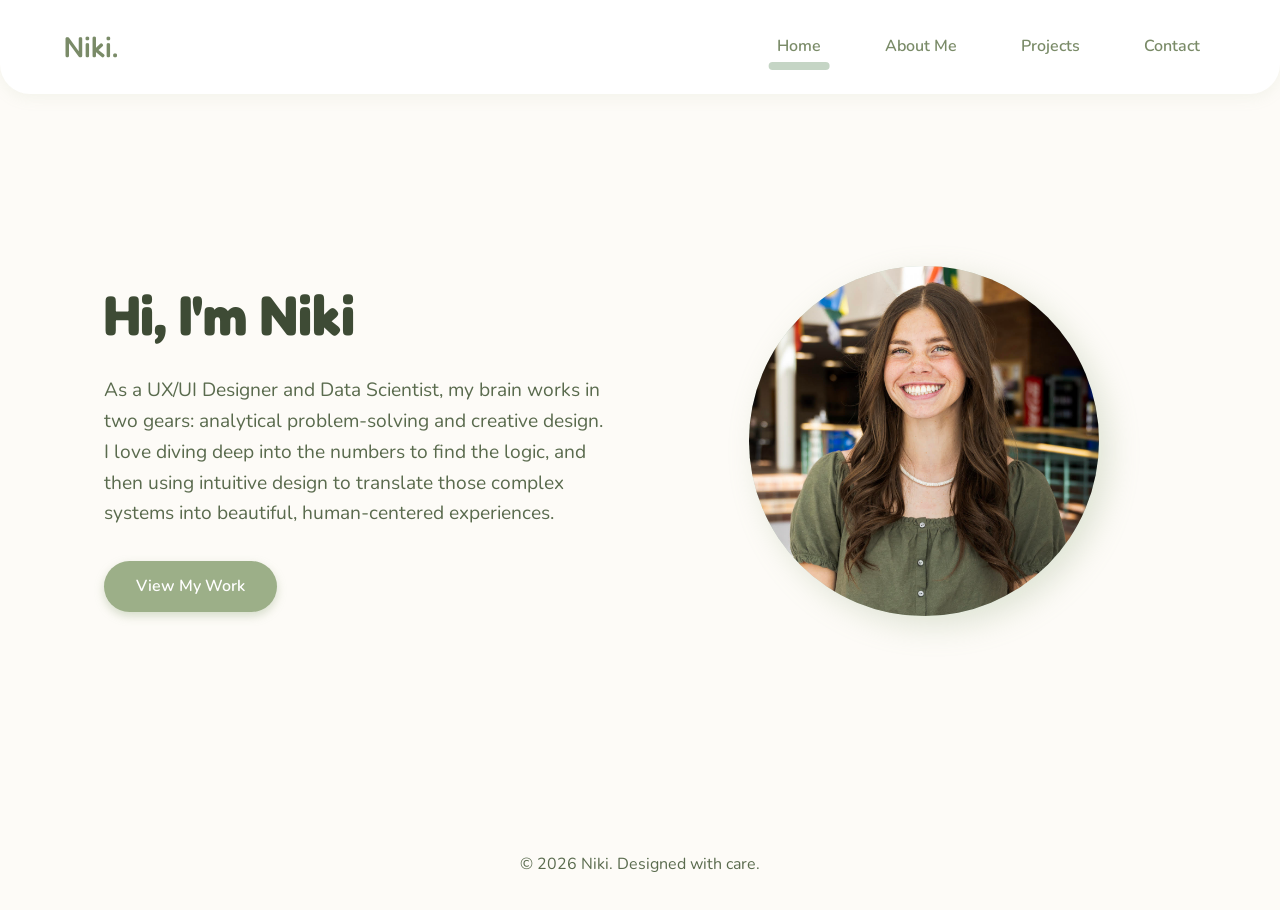
<file: index.html>
<!DOCTYPE html>
<html lang="en">
<head>
    <meta charset="UTF-8">
    <meta name="viewport" content="width=device-width, initial-scale=1.0">
    <title>Niki | Portfolio</title>
    <link rel="stylesheet" href="styles.css">
</head>
<body>

    <nav>
        <div class="logo">Niki.</div>
        
        <!-- The Hamburger Icon -->
        <div class="hamburger" id="hamburger">
            <span class="bar"></span>
            <span class="bar"></span>
            <span class="bar"></span>
        </div>

        <ul class="nav-links" id="nav-links">
            <li><a href="index.html" class="active">Home</a></li>
            <li><a href="about.html">About Me</a></li>
            <li><a href="projects.html">Projects</a></li>
            <li><a href="contact.html">Contact</a></li>
        </ul>
    </nav>

    

    <div class="container hero">
        <div class="hero-text">
            <h1>Hi, I'm Niki</h1>
            <p>As a UX/UI Designer and Data Scientist, my brain works in two gears: analytical problem-solving and creative design. I love diving deep into the numbers to find the logic, and then using intuitive design to translate those complex systems into beautiful, human-centered experiences.</p>
            <a href="projects.html" class="btn">View My Work</a>
        </div>
        <div class="hero-image">
            <div class="image-placeholder">
                <img src="headshot.jpg" alt="My Headshot">
                </div>
        </div>
    </div>

    <footer>
        <p>&copy; 2026 Niki. Designed with care.</p>
    </footer>

    <script>
        const hamburger = document.getElementById('hamburger');
        const navLinks = document.getElementById('nav-links');

        hamburger.addEventListener('click', () => {
            navLinks.classList.toggle('active');
            hamburger.classList.toggle('active');
        });
    </script>


</body>
</html>
</file>
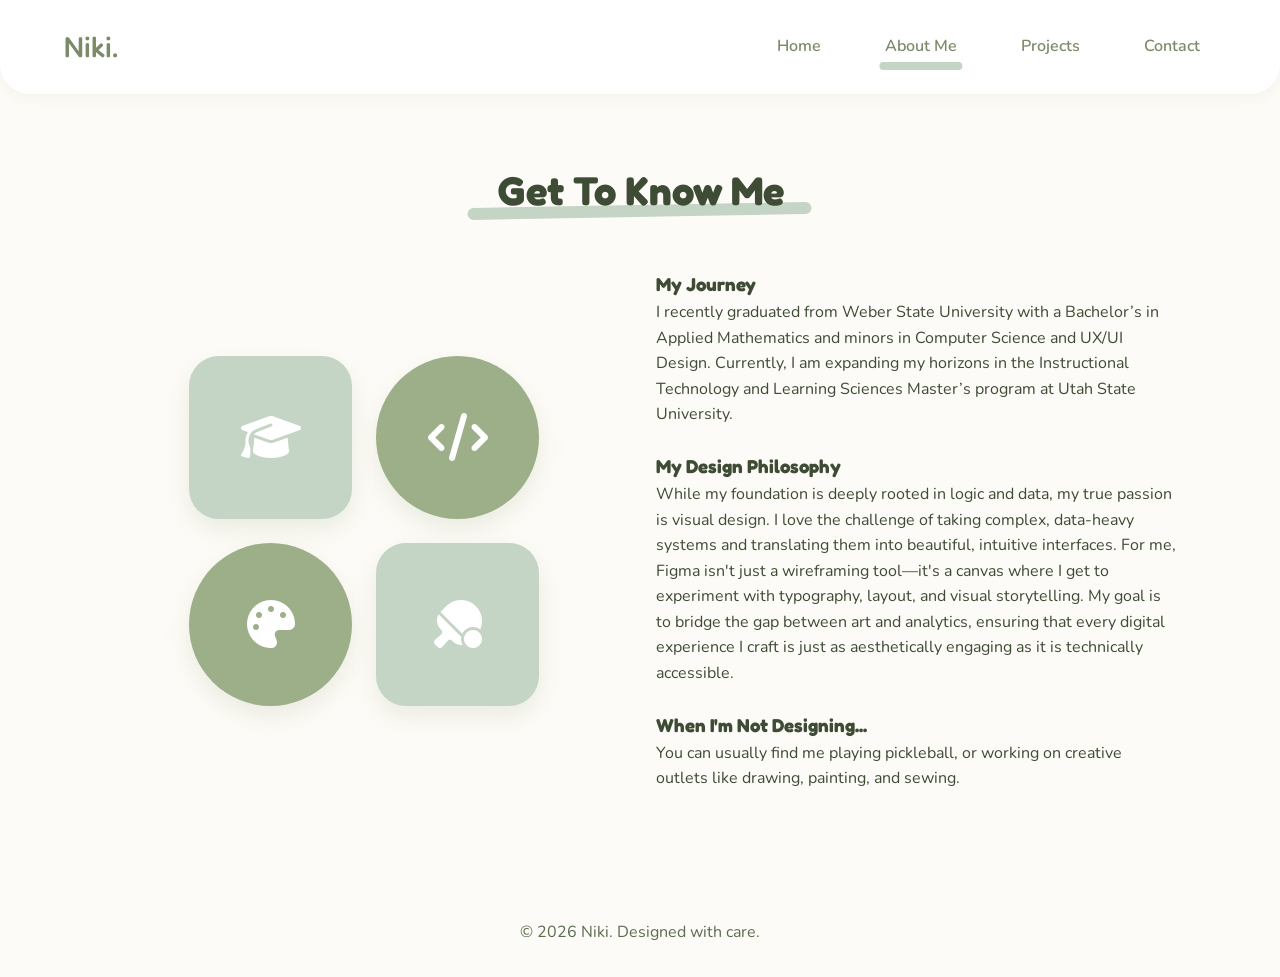
<file: about.html>
<!DOCTYPE html>
<html lang="en">
<head>
    <meta charset="UTF-8">
    <meta name="viewport" content="width=device-width, initial-scale=1.0">
    <title>About Me | Niki</title>
    <link rel="stylesheet" href="styles.css">
    <!-- Adds the Font Awesome Icon Library -->
    <link rel="stylesheet" href="https://cdnjs.cloudflare.com/ajax/libs/font-awesome/6.4.0/css/all.min.css">
</head>
<body>

    <nav>
        <div class="logo">Niki.</div>
        
        <!-- The Hamburger Icon -->
        <div class="hamburger" id="hamburger">
            <span class="bar"></span>
            <span class="bar"></span>
            <span class="bar"></span>
        </div>

        <ul class="nav-links" id="nav-links">
            <li><a href="index.html" >Home</a></li>
            <li><a href="about.html" class="active">About Me</a></li>
            <li><a href="projects.html" >Projects</a></li>
            <li><a href="contact.html" >Contact</a></li>
        </ul>
    </nav>

    <div class="container">
        <h2 class="section-title">Get To Know Me</h2>
        
        <div class="grid" style="align-items: center;">
            
            <!-- New Icon Mosaic Layout -->
            <div class="icon-mosaic">
                <!-- Education Icon -->
                <div class="icon-card shape-1">
                    <i class="fa-solid fa-graduation-cap"></i>
                </div>
                <!-- Coding/Tech Icon -->
                <div class="icon-card shape-2">
                    <i class="fa-solid fa-code"></i>
                </div>
                <!-- Art/Design Icon -->
                <div class="icon-card shape-3">
                    <i class="fa-solid fa-palette"></i>
                </div>
                <!-- Pickleball/Hobbies Icon -->
                <div class="icon-card shape-4">
                    <i class="fa-solid fa-table-tennis-paddle-ball"></i>
                </div>
            </div>
            
            <div class="about-content">
                <h3>My Journey</h3>
                <p style="margin-bottom: 1.5rem;">I recently graduated from Weber State University with a Bachelor’s in Applied Mathematics and minors in Computer Science and UX/UI Design. Currently, I am expanding my horizons in the Instructional Technology and Learning Sciences Master’s program at Utah State University.</p>
                <h3>My Design Philosophy</h3>
                <p style="margin-bottom: 1.5rem;"> While my foundation is deeply rooted in logic and data, my true passion is visual design. I love the challenge of taking complex, data-heavy systems and translating them into beautiful, intuitive interfaces. For me, Figma isn't just a wireframing tool—it's a canvas where I get to experiment with typography, layout, and visual storytelling. My goal is to bridge the gap between art and analytics, ensuring that every digital experience I craft is just as aesthetically engaging as it is technically accessible.</p>
                
                <h3>When I'm Not Designing...</h3>
                <p>You can usually find me playing pickleball, or working on creative outlets like drawing, painting, and sewing.</p>
            </div>
        </div>
    </div>

    <footer>
        <p>&copy; 2026 Niki. Designed with care.</p>
    </footer>

    <script>
        const hamburger = document.getElementById('hamburger');
        const navLinks = document.getElementById('nav-links');

        hamburger.addEventListener('click', () => {
            navLinks.classList.toggle('active');
            hamburger.classList.toggle('active');
        });
    </script>
    
</body>
</html>
</file>
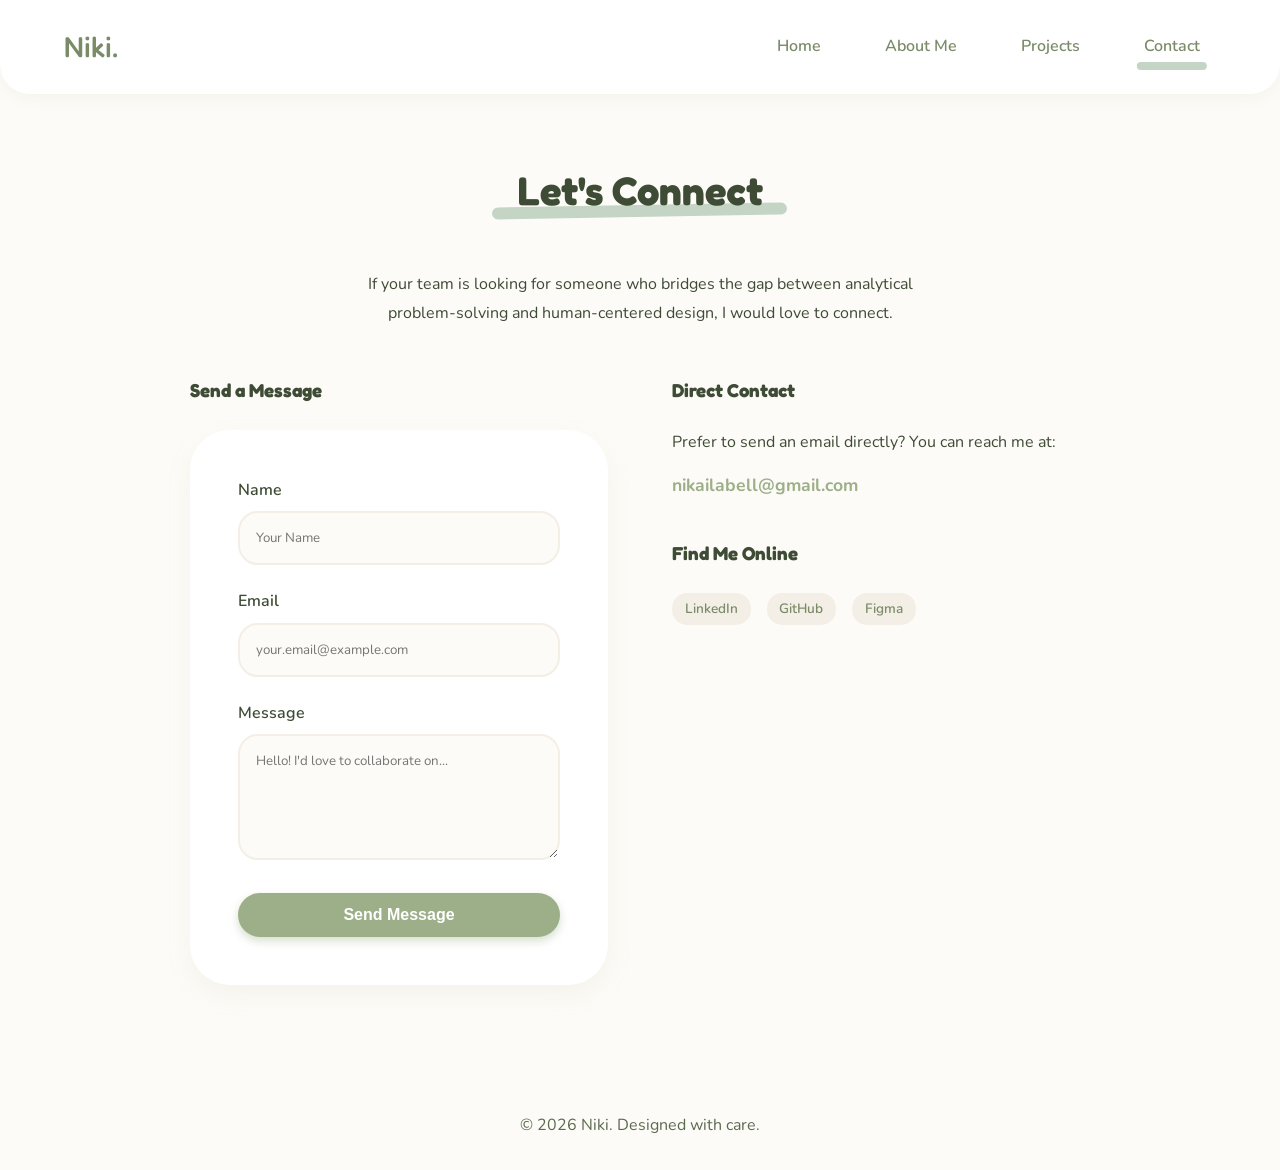
<file: contact.html>
<!DOCTYPE html>
<html lang="en">
<head>
    <meta charset="UTF-8">
    <meta name="viewport" content="width=device-width, initial-scale=1.0">
    <title>Contact | Niki</title>
    <link rel="stylesheet" href="styles.css">
</head>
<body>

   <nav>
        <div class="logo">Niki.</div>
        
        <!-- The Hamburger Icon -->
        <div class="hamburger" id="hamburger">
            <span class="bar"></span>
            <span class="bar"></span>
            <span class="bar"></span>
        </div>

        <ul class="nav-links" id="nav-links">
            <li><a href="index.html" >Home</a></li>
            <li><a href="about.html">About Me</a></li>
            <li><a href="projects.html" >Projects</a></li>
            <li><a href="contact.html" class="active">Contact</a></li>
        </ul>
    </nav>

    <div class="container">
        <h2 class="section-title">Let's Connect</h2>
        
        <p class="text-narrow" style="text-align: center; margin-bottom: 3rem;"> 
            If your team is looking for someone who bridges the gap between analytical problem-solving and human-centered design, I would love to connect.
        </p>

        <!-- New Layout: Side-by-Side Flexbox -->
        <div style="display: flex; flex-wrap: wrap; gap: 4rem; justify-content: space-between; max-width: 900px; margin: 0 auto;">
                     
                        <!-- Left Side: The Contact Form (Web3Forms Version) -->
            <div style="flex: 1; min-width: 300px;">
                <h3 style="margin-bottom: 1.5rem;">Send a Message</h3>
                
                <!-- The Web3Forms Action URL -->
                <form action="https://api.web3forms.com/submit" method="POST">
                    
                    <!-- REQUIRED: Your Web3Forms Access Key goes here -->
                    <input type="hidden" name="access_key" value="04eb7d70-6f02-4530-b747-4863e47e6051">
                    
                    <div class="input-group">
                        <label for="name">Name</label>
                        <input type="text" id="name" name="name" placeholder="Your Name" required>
                    </div>
                    
                    <div class="input-group">
                        <label for="email">Email</label>
                        <input type="email" id="email" name="email" placeholder="your.email@example.com" required>
                    </div>                                                                                                                                                                                                                                                                                                                                                                                                                                                                                                                                                                                                                                                                                                                                        
                    
                    <div class="input-group">
                        <label for="message">Message</label>
                        <textarea id="message" name="message" rows="5" placeholder="Hello! I'd love to collaborate on..." required></textarea>
                    </div>
                    
                    <button type="submit" class="btn" style="width: 100%; border: none; cursor: pointer; font-size: 1rem;">Send Message</button>
                </form>
            </div>

            <!-- Right Side: Direct Email & Links -->
            <div style="flex: 1; min-width: 300px; display: flex; flex-direction: column; justify-content: flex-start;">
                <h3 style="margin-bottom: 1.5rem;">Direct Contact</h3>
                
                <p style="margin-bottom: 1rem;">Prefer to send an email directly? You can reach me at:</p>
                <!-- Replace with your actual email address -->
                <a href="mailto:your.real.email@gmail.com" style="display: inline-block; font-size: 1.1rem; color: var(--sage-main); font-weight: bold; margin-bottom: 2.5rem; text-decoration: none;">
                    nikailabell@gmail.com
                </a>

                <h3 style="margin-bottom: 1.5rem;">Find Me Online</h3>
                <div style="display: flex; flex-wrap: wrap; gap: 1rem;">
                    <a href="https://www.linkedin.com/in/nikaila-bell/" class="tag" target="_blank" style="text-decoration: none;">LinkedIn</a>
                    <a href="https://github.com/NikailaBell" class="tag" target="_blank" style="text-decoration: none;">GitHub</a>
                    <a href="https://www.figma.com/files/team/1296929144654721937/user/1422610797900900249?fuid=1422610797900900249" class="tag" target="_blank" style="text-decoration: none;">Figma</a>
                </div>
            </div>

        </div>
    </div>

    <footer>
        <p>&copy; 2026 Niki. Designed with care.</p>
    </footer>

    <script>
        const hamburger = document.getElementById('hamburger');
        const navLinks = document.getElementById('nav-links');

        hamburger.addEventListener('click', () => {
            navLinks.classList.toggle('active');
            hamburger.classList.toggle('active');
        });
    </script>

</body>
</html>
</file>
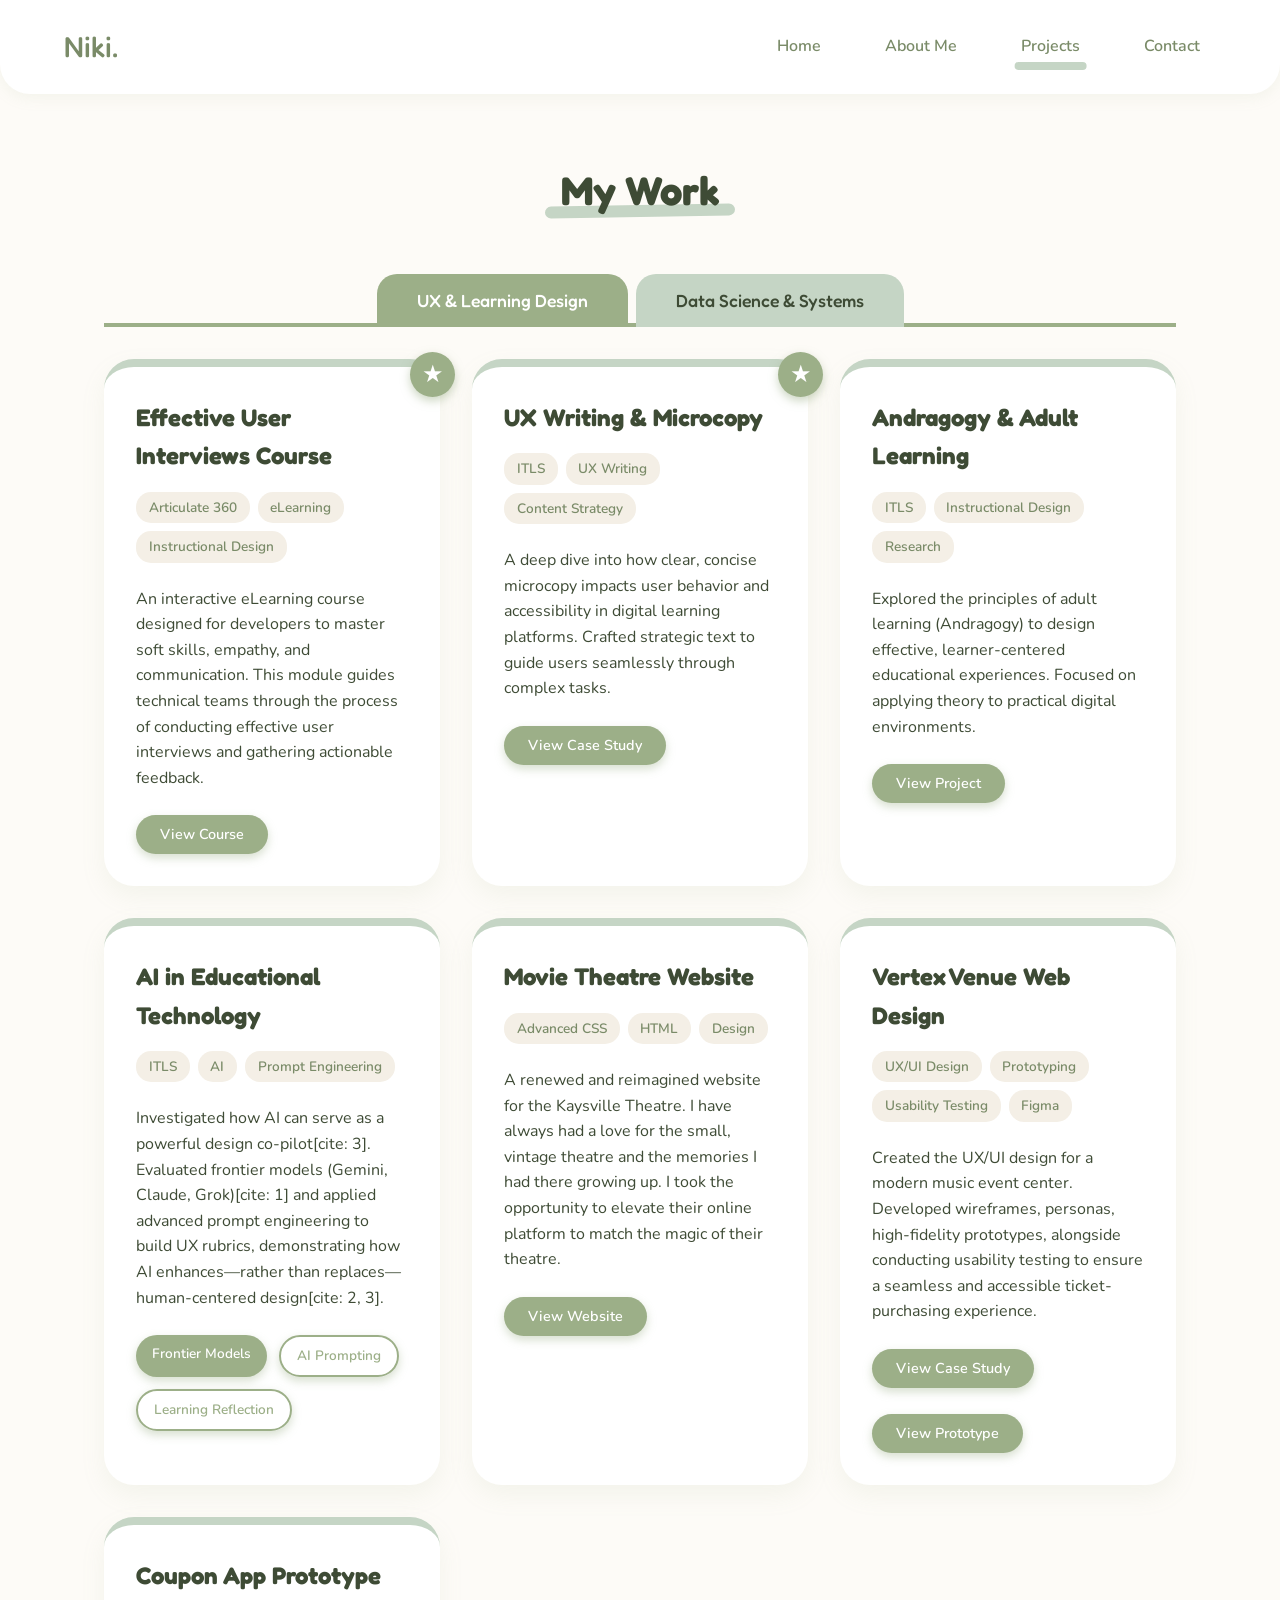
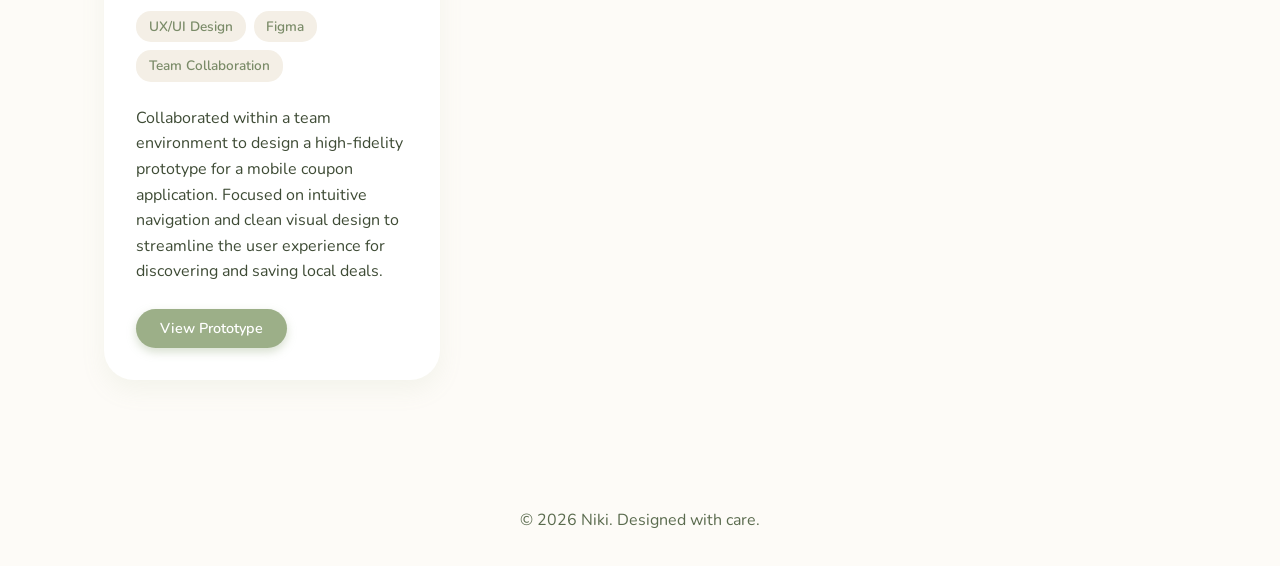
<file: projects.html>
<!DOCTYPE html>
<html lang="en">
<head>
    <meta charset="UTF-8">
    <meta name="viewport" content="width=device-width, initial-scale=1.0">
    <title>Projects | Niki</title>
    <link rel="stylesheet" href="styles.css">
</head>
<body>

   <nav>
        <div class="logo">Niki.</div>
        
        <!-- The Hamburger Icon -->
        <div class="hamburger" id="hamburger">
            <span class="bar"></span>
            <span class="bar"></span>
            <span class="bar"></span>
        </div>

        <ul class="nav-links" id="nav-links">
            <li><a href="index.html" >Home</a></li>
            <li><a href="about.html">About Me</a></li>
            <li><a href="projects.html" class="active">Projects</a></li>
            <li><a href="contact.html">Contact</a></li>
        </ul>
    </nav>

    <div class="container">
        <h2 class="section-title">My Work</h2>
    
        <!-- 📁 THE TAB BUTTONS -->
        <div class="tab-container">
            <!-- Notice the 'active' class on the first button so it opens by default -->
            <button class="tab-btn active" onclick="openTab(event, 'design-tab')">UX & Learning Design</button>
            <button class="tab-btn" onclick="openTab(event, 'analytics-tab')">Data Science & Systems</button>
        </div>

        <!-- ========================================= -->
        <!-- TAB 1: DESIGN & ITLS                      -->
        <!-- ========================================= -->
        <div id="design-tab" class="grid tab-content active-tab">


<!-- NEW: Articulate 360 eLearning Course -->
            <div class="card" style="position: relative;">
                
                <!-- The Floating Star Badge -->
                <div style="position: absolute; top: -15px; right: -15px; background-color: var(--sage-main); color: white; width: 45px; height: 45px; border-radius: 50%; display: flex; align-items: center; justify-content: center; font-size: 1.5rem; box-shadow: 0 4px 10px rgba(156, 175, 136, 0.5);" title="Featured Project">
                    ★
                </div>

                <h3>Effective User Interviews Course</h3>
                <div class="tag-container">
                    <span class="tag">Articulate 360</span>
                    <span class="tag">eLearning</span>
                    <span class="tag">Instructional Design</span>
                </div>
                <p style="margin-bottom: 1.5rem;">An interactive eLearning course designed for developers to master soft skills, empathy, and communication. This module guides technical teams through the process of conducting effective user interviews and gathering actionable feedback.</p>
                
                <!-- Direct link to your Articulate 360 module -->
                <a href="https://share.articulate.com/h3sBdL1Uwsn8hAOsR1Njq" target="_blank" class="btn" style="padding: 0.5rem 1.5rem; font-size: 0.9rem;">View Course</a>
            </div>

             <!-- NEW: ITLS UX Writing Project -->
            <!-- Note: I added position: relative to the card so the star knows where to attach itself -->
            <div class="card" style="position: relative;">
                
                <!-- The Floating Star Badge -->
                <div style="position: absolute; top: -15px; right: -15px; background-color: var(--sage-main); color: white; width: 45px; height: 45px; border-radius: 50%; display: flex; align-items: center; justify-content: center; font-size: 1.5rem; box-shadow: 0 4px 10px rgba(156, 175, 136, 0.5);" title="Featured Project">
                    ★
                </div>

                <h3>UX Writing & Microcopy</h3>
                <div class="tag-container">
                    <span class="tag">ITLS</span>
                    <span class="tag">UX Writing</span>
                    <span class="tag">Content Strategy</span>
                </div>
                <p style="margin-bottom: 1.5rem;">A deep dive into how clear, concise microcopy impacts user behavior and accessibility in digital learning platforms. Crafted strategic text to guide users seamlessly through complex tasks.</p>
                
                <!-- Points to your new dedicated case study page -->
                <a href="ux-writing.html" class="btn" style="padding: 0.5rem 1.5rem; font-size: 0.9rem;">View Case Study</a>
            </div>

            <!-- NEW: ITLS Andragogy Project -->
            <div class="card">
                <h3>Andragogy & Adult Learning</h3>
                <div class="tag-container">
                    <span class="tag">ITLS</span>
                    <span class="tag">Instructional Design</span>
                    <span class="tag">Research</span>
                </div>
                <p style="margin-bottom: 1.5rem;">Explored the principles of adult learning (Andragogy) to design effective, learner-centered educational experiences. Focused on applying theory to practical digital environments.</p>
                <a href="AL_learningAnalysis_and_BluePrint.pdf" target="_blank" class="btn" style="padding: 0.5rem 1.5rem; font-size: 0.9rem;">View Project</a>
            </div>

           <!-- NEW: ITLS AI Project -->
            <div class="card">
                <h3>AI in Educational Technology</h3>
                <div class="tag-container">
                    <span class="tag">ITLS</span>
                    <span class="tag">AI</span>
                    <span class="tag">Prompt Engineering</span>
                </div>
                <p style="margin-bottom: 1.5rem;">Investigated how AI can serve as a powerful design co-pilot[cite: 3]. Evaluated frontier models (Gemini, Claude, Grok)[cite: 1] and applied advanced prompt engineering to build UX rubrics, demonstrating how AI enhances—rather than replaces—human-centered design[cite: 2, 3].</p>
                
                <!-- Side-by-side buttons for the 3 AI Documents -->
                <div style="display: flex; gap: 0.75rem; flex-wrap: wrap;">
                    <!-- Primary Button -->
                    <a href="module3FrontierModels.pdf" target="_blank" class="btn" style="padding: 0.5rem 1rem; font-size: 0.85rem;">Frontier Models</a>
                    
                    <!-- Secondary Outline Buttons -->
                    <a href="AIPrompting_Bell.pdf" target="_blank" class="btn" style="padding: 0.5rem 1rem; font-size: 0.85rem; background-color: transparent; border: 2px solid var(--sage-main); color: var(--sage-main);">AI Prompting</a>
                    
                    <a href="AI_Learning_Experience_Reflection.pdf" target="_blank" class="btn" style="padding: 0.5rem 1rem; font-size: 0.85rem; background-color: transparent; border: 2px solid var(--sage-main); color: var(--sage-main);">Learning Reflection</a>
                </div>
            </div>

           

             <div class="card">
                <h3>Movie Theatre Website</h3>
                <div class="tag-container">
                    <span class="tag">Advanced CSS</span>
                    <span class="tag">HTML</span>
                    <span class="tag">Design</span>
                </div>
                <p style="margin-bottom: 1.5rem;">A renewed and reimagined website for the Kaysville Theatre. I have always had a love for the small, vintage theatre and the memories I had there growing up. I took the opportunity to elevate their online platform to match the magic of their theatre.</p>
                <a href="https://kaysvilletheatre.netlify.app/" target="_blank" class="btn" style="padding: 0.5rem 1.5rem; font-size: 0.9rem;">View Website</a>
            </div>

            <div class="card">
                <h3>Vertex Venue Web Design</h3>
                <div class="tag-container">
                    <span class="tag">UX/UI Design</span>
                    <span class="tag">Prototyping</span>
                    <span class="tag">Usability Testing</span>
                    <span class="tag">Figma</span>
                </div>
                <p style="margin-bottom: 1.5rem;">Created the UX/UI design for a modern music event center. Developed wireframes, personas, high-fidelity prototypes, alongside conducting usability testing to ensure a seamless and accessible ticket-purchasing experience.</p>
                <a href="Case Study-NikiBell .pdf" target="_blank" class="btn" style="padding: 0.5rem 1.5rem; font-size: 0.9rem;">View Case Study</a>
                <br></br>
                <a href="https://www.figma.com/design/Cn6DYO0YyEYVOEgFKWnmAF/VertexVenueFinalPrototype?node-id=0-1&p=f&t=OUOrGoqrZ3cwHQ1C-0" target="_blank" class="btn" style="padding: 0.5rem 1.5rem; font-size: 0.9rem;">View Prototype</a>
            </div>

            <div class="card">
                <h3>Coupon App Prototype</h3>
                <div class="tag-container">
                    <span class="tag">UX/UI Design</span>
                    <span class="tag">Figma</span>
                    <span class="tag">Team Collaboration</span>
                  </div>
                  <p style="margin-bottom: 1.5rem;">Collaborated within a team environment to design a high-fidelity prototype for a mobile coupon application. Focused on intuitive navigation and clean visual design to streamline the user experience for discovering and saving local deals.</p>
                  <a href="https://www.figma.com/design/PJMsGjzNuGdAlgtyBlfGNb/High-Fidelity-Prototype--Copy-?node-id=0-1&p=f&t=IHseHVNNt6QBkHF6-0" target="_blank" class="btn" style="padding: 0.5rem 1.5rem; font-size: 0.9rem;">View Prototype</a>
               </div>
        </div>


        <!-- ========================================= -->
        <!-- TAB 2: ANALYTICS & MATH                   -->
        <!-- ========================================= -->
        <div id="analytics-tab" class="grid tab-content">
            
            <div class="card">
                <h3>Maternal Health Predictive Model</h3>
                <div class="tag-container">
                    <span class="tag">Data Science</span>
                    <span class="tag">Python</span>
                    <span class="tag">Machine Learning</span>
                </div>
                <p style="margin-bottom: 1.5rem;">Developed a classification model utilizing logistic regression and random forests to assess maternal health risks based on physiological data.</p>
                <a href="https://github.com/madeleinepanter/Final-Project/blob/main/MATH4650_SP_2026_FP1_G02_PANTER.ipynb" target="_blank" class="btn" style="padding: 0.5rem 1.5rem; font-size: 0.9rem;">View GitHub</a>
            </div>

            <div class="card">
                <h3>Climate Change Case Study</h3>
                <div class="tag-container">
                    <span class="tag">Research & Analysis</span>
                    <span class="tag">Team Leadership</span>
                    <span class="tag">Project Management</span>
                   </div>
                   <p style="margin-bottom: 1.5rem;">Directed a comprehensive climate change case study during undergraduate studies. Organically stepped into the role of team lead to streamline the workflow, fostering a collaborative environment that motivated the group to deliver impactful, cohesive research.</p>
                   <a href="https://github.com/NikailaBell/Cpp-project/blob/main/ClimateChange-GroupCaseStudy.ipynb" class="btn" target="_blank" style="padding: 0.5rem 1.5rem; font-size: 0.9rem;">View Case Study</a>
              </div>

              <div class="card">
                <h3>Music Venue Software Delivery Plan</h3>
                <div class="tag-container">
                    <span class="tag">DevOps</span>
                    <span class="tag">Pipeline Design</span>
                </div>
                <p style="margin-bottom: 1.5rem;">A complete DevOps delivery system project focusing on intricate pipeline design and environment separation for a modern venue platform. Building off the Vertex Venue website creation, a DevOps software delivery plan sets the way in which new features and updates are safely, quickly, and automatically delivered to the live site without disrupting the user experience. </p>
                <a href="VertexVenueProject.pdf" target="_blank" class="btn" style="padding: 0.5rem 1.5rem; font-size: 0.9rem;">View Case Study</a>
            </div>

        </div>

    </div>

    <footer>
        <p>&copy; 2026 Niki. Designed with care.</p>
    </footer>
    
    <script>
        // 1. Existing Mobile Menu Script
        const hamburger = document.getElementById('hamburger');
        const navLinks = document.getElementById('nav-links');

        hamburger.addEventListener('click', () => {
            navLinks.classList.toggle('active');
            hamburger.classList.toggle('active');
        });

        // 2. NEW: Tab Switching Script
        function openTab(evt, tabName) {
            // Hide all elements with class="tab-content"
            const tabContents = document.querySelectorAll('.tab-content');
            tabContents.forEach(tab => {
                tab.classList.remove('active-tab');
            });

            // Get all buttons and remove the "active" class
            const tabBtns = document.querySelectorAll('.tab-btn');
            tabBtns.forEach(btn => {
                btn.classList.remove('active');
            });

            // Show the clicked tab and highlight the clicked button
            document.getElementById(tabName).classList.add('active-tab');
            evt.currentTarget.classList.add('active');
        }
    </script>

</body>
</html>
</file>
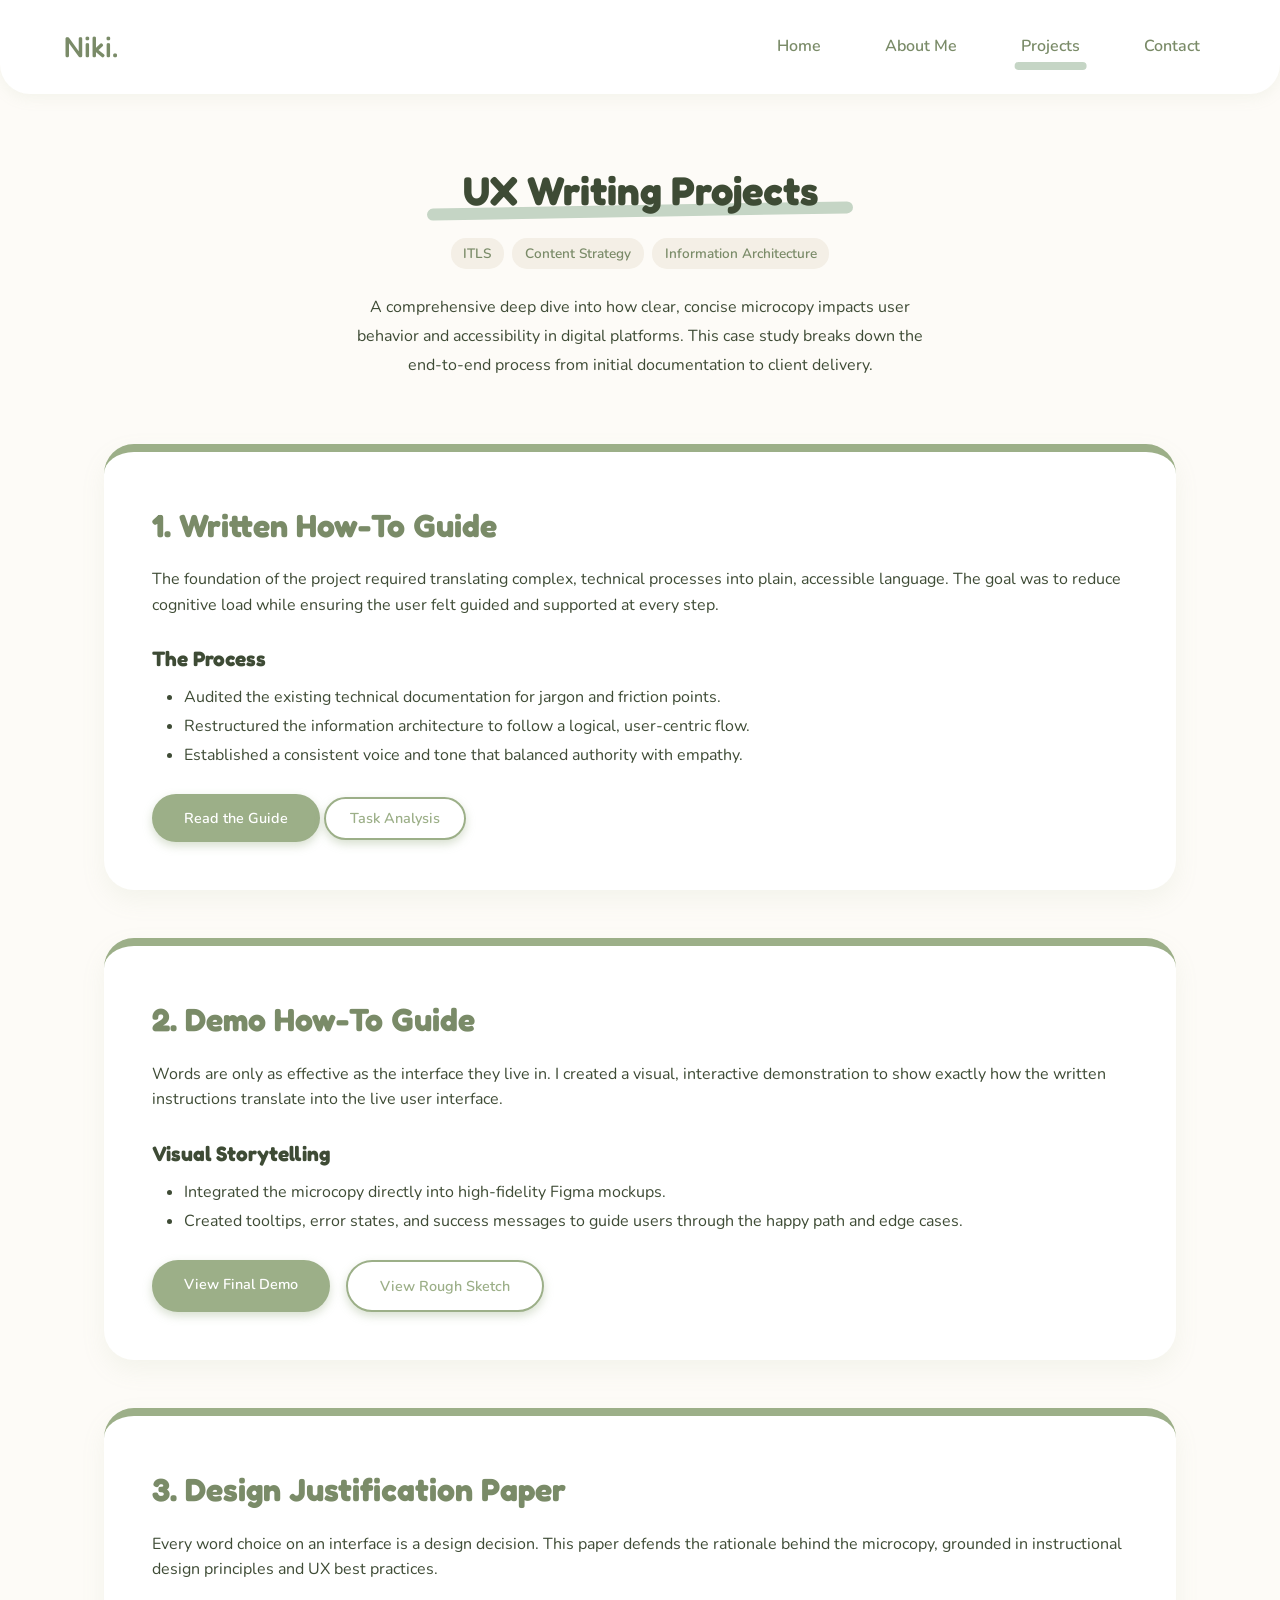
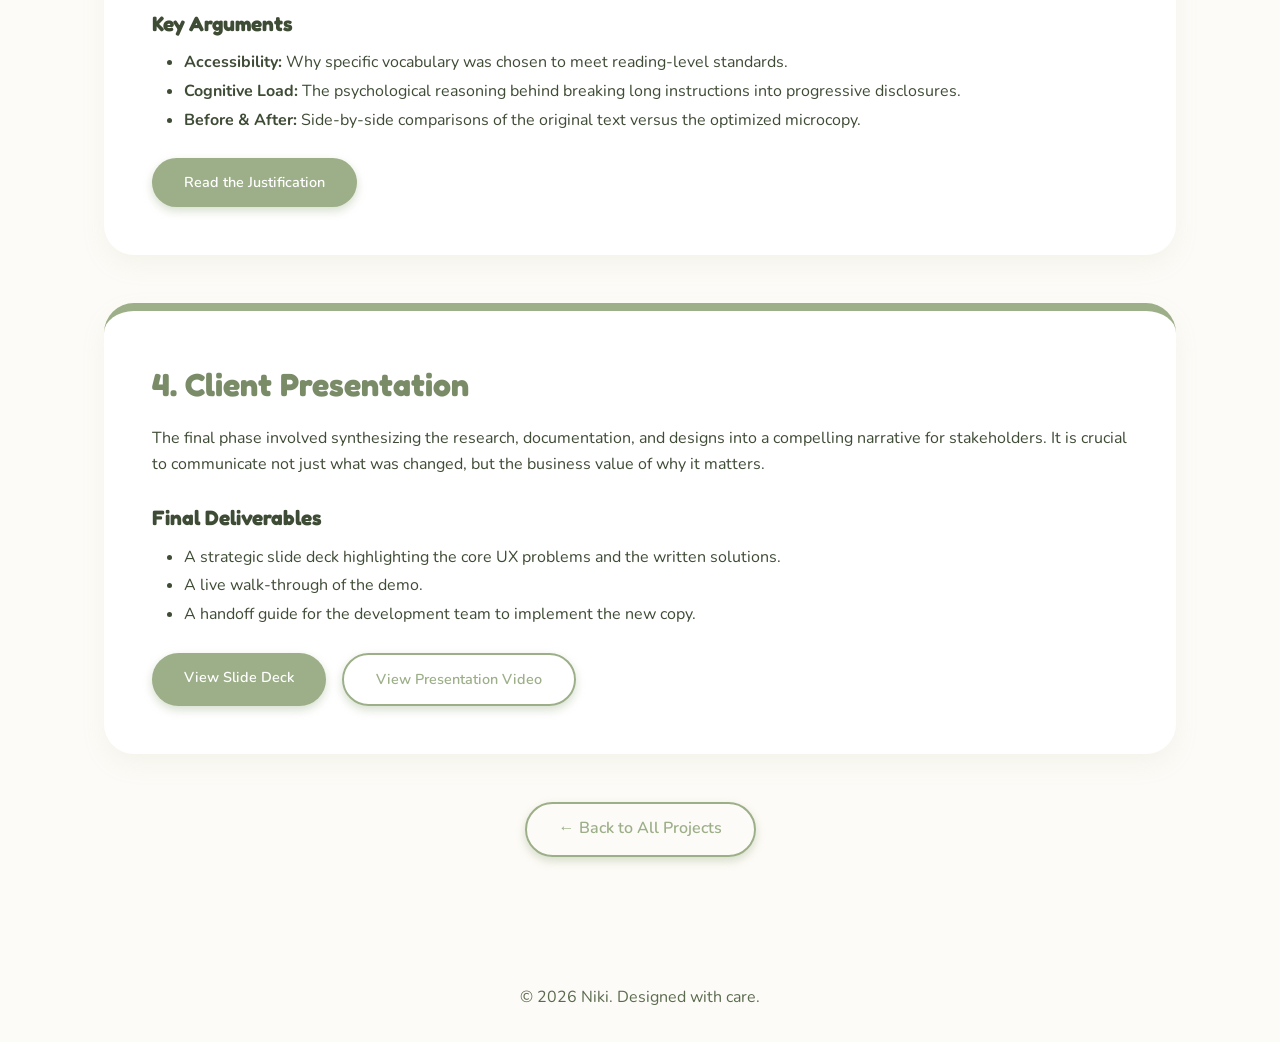
<file: ux-writing.html>
<!DOCTYPE html>
<html lang="en">
<head>
    <meta charset="UTF-8">
    <meta name="viewport" content="width=device-width, initial-scale=1.0">
    <title>UX Writing Case Study | Niki</title>
    <link rel="stylesheet" href="styles.css">
    
    <!-- Add this tiny style block just for the case study layout -->
    <style>
        .case-study-section {
            background: white;
            padding: 3rem;
            border-radius: 30px;
            box-shadow: 0 10px 25px rgba(156, 175, 136, 0.1);
            margin-bottom: 3rem;
            border-top: 8px solid var(--sage-main);
        }
        .case-study-section h3 {
            font-size: 2rem;
            margin-bottom: 1rem;
            color: var(--sage-dark);
        }
        .case-study-section h4 {
            font-size: 1.3rem;
            margin-bottom: 0.5rem;
            margin-top: 1.5rem;
        }
        @media (max-width: 768px) {
            .case-study-section {
                padding: 2rem 1.5rem;
            }
        }
    </style>
</head>
<body>

    <nav>
        <div class="logo">Niki.</div>
        
        <!-- The Hamburger Icon -->
        <div class="hamburger" id="hamburger">
            <span class="bar"></span>
            <span class="bar"></span>
            <span class="bar"></span>
        </div>

        <ul class="nav-links" id="nav-links">
            <li><a href="index.html">Home</a></li>
            <li><a href="about.html">About Me</a></li>
            <li><a href="projects.html" class="active">Projects</a></li>
            <li><a href="contact.html">Contact</a></li>
        </ul>
    </nav>

    <div class="container">
        
        <!-- Case Study Header -->
        <div style="text-align: center; margin-bottom: 4rem;">
            <h2 class="section-title" style="margin-bottom: 1rem; left: auto; transform: none;">UX Writing Projects</h2>
            <div class="tag-container" style="justify-content: center; margin-bottom: 1.5rem;">
                <span class="tag">ITLS</span>
                <span class="tag">Content Strategy</span>
                <span class="tag">Information Architecture</span>
            </div>
            <p class="text-narrow">A comprehensive deep dive into how clear, concise microcopy impacts user behavior and accessibility in digital platforms. This case study breaks down the end-to-end process from initial documentation to client delivery.</p>
        </div>

        <!-- Section 1: Written How-To -->
        <div class="case-study-section">
            <h3>1. Written How-To Guide</h3>
            <p>The foundation of the project required translating complex, technical processes into plain, accessible language. The goal was to reduce cognitive load while ensuring the user felt guided and supported at every step.</p>
            
            <h4>The Process</h4>
            <ul style="margin-left: 2rem; margin-bottom: 1.5rem; line-height: 1.8;">
                <li>Audited the existing technical documentation for jargon and friction points.</li>
                <li>Restructured the information architecture to follow a logical, user-centric flow.</li>
                <li>Established a consistent voice and tone that balanced authority with empathy.</li>
            </ul>
            <a href="Bell_Project1_WrittenHowTo.pdf" class="btn" target="blank" style="font-size: 0.9rem;">Read the Guide</a>
                    <a href="Bell_Project1_Assignment2.pdf" target="_blank" class="btn" style="padding: 0.5rem 1.5rem; font-size: 0.9rem; background-color: transparent; border: 2px solid var(--sage-main); color: var(--sage-main);">Task Analysis</a>
        </div>

        <!-- Section 2: Demo How-To -->
<div class="case-study-section">
    <h3>2. Demo How-To Guide</h3>
    <p>Words are only as effective as the interface they live in. I created a visual, interactive demonstration to show exactly how the written instructions translate into the live user interface.</p>
    
    <h4>Visual Storytelling</h4>
    <ul style="margin-left: 2rem; margin-bottom: 1.5rem; line-height: 1.8;">
        <li>Integrated the microcopy directly into high-fidelity Figma mockups.</li>
        <li>Created tooltips, error states, and success messages to guide users through the happy path and edge cases.</li>
    </ul>

    <!-- Side-by-side buttons for the final demo and the rough sketch -->
    <div style="display: flex; gap: 1rem; flex-wrap: wrap;">
        <a href="https://youtu.be/XYPI_41VKTY?is=t2WF7B8Y5uxK9SAg" target="blank" class="btn" style="font-size: 0.9rem;">View Final Demo</a>
        <a href="How-To_VidRoughSketch _P1_A3.pdf" target="blank" class="btn" style="font-size: 0.9rem; background-color: transparent; border: 2px solid var(--sage-main); color: var(--sage-main);">View Rough Sketch</a>
    </div>
</div>

        <!-- Section 3: Design Justification -->
        <div class="case-study-section">
            <h3>3. Design Justification Paper</h3>
            <p>Every word choice on an interface is a design decision. This paper defends the rationale behind the microcopy, grounded in instructional design principles and UX best practices.</p>
            
            <h4>Key Arguments</h4>
            <ul style="margin-left: 2rem; margin-bottom: 1.5rem; line-height: 1.8;">
                <li><strong>Accessibility:</strong> Why specific vocabulary was chosen to meet reading-level standards.</li>
                <li><strong>Cognitive Load:</strong> The psychological reasoning behind breaking long instructions into progressive disclosures.</li>
                <li><strong>Before & After:</strong> Side-by-side comparisons of the original text versus the optimized microcopy.</li>
            </ul>
            <a href="BellProject3_Assignment3FINALpaper.pdf" class="btn" target="_blank" style="font-size: 0.9rem;">Read the Justification</a>
        </div>

        <!-- Section 4: Client Presentation -->
        <div class="case-study-section">
            <h3>4. Client Presentation</h3>
            <p>The final phase involved synthesizing the research, documentation, and designs into a compelling narrative for stakeholders. It is crucial to communicate not just what was changed, but the business value of why it matters.</p>
            
            <h4>Final Deliverables</h4>
            <ul style="margin-left: 2rem; margin-bottom: 1.5rem; line-height: 1.8;">
                <li>A strategic slide deck highlighting the core UX problems and the written solutions.</li>
                <li>A live walk-through of the demo.</li>
                <li>A handoff guide for the development team to implement the new copy.</li>
            </ul>
            
            <!-- Side-by-side buttons for the slides and the video -->
            <div style="display: flex; gap: 1rem; flex-wrap: wrap;">
                <a href="Alta Design Justification Presentation (4).pdf" target="_blank" class="btn" style="font-size: 0.9rem;">View Slide Deck</a>
                <!-- Secondary outline button for the video -->
                <a href="Bell_Project4_Assignment4_FInalVideoPresentaiton.mp4" target="_blank" class="btn" style="font-size: 0.9rem; background-color: transparent; border: 2px solid var(--sage-main); color: var(--sage-main);">View Presentation Video</a>
            </div>
        </div>

        <!-- Back to Projects Button -->
        <div style="text-align: center; margin-top: 2rem;">
            <a href="projects.html" class="btn" style="background-color: transparent; border: 2px solid var(--sage-main); color: var(--sage-main);">← Back to All Projects</a>
        </div>

    </div>

    <footer>
        <p>&copy; 2026 Niki. Designed with care.</p>
    </footer>

    <script>
        const hamburger = document.getElementById('hamburger');
        const navLinks = document.getElementById('nav-links');

        hamburger.addEventListener('click', () => {
            navLinks.classList.toggle('active');
            hamburger.classList.toggle('active');
        });
    </script>
</body>
</html>
</file>
<file: styles.css>
/* Google Fonts Import */
@import url('https://fonts.googleapis.com/css2?family=Fredoka:wght@400;500&family=Nunito:wght@400;600;700&display=swap');

/* CSS Variables for our Sage Green & Cream Theme */
:root {
    --cream: #FDFBF7;
    --cream-darker: #F4EFE6;
    --sage-light: #C5D5C5;
    --sage-main: #9CAF88;
    --sage-dark: #7A8B68;
    --text-dark: #3E4B35;
    --text-light: #5A6B4E;
}

/* Global Styles */
* {
    margin: 0;
    padding: 0;
    box-sizing: border-box;
}

body {
    font-family: 'Nunito', sans-serif;
    background-color: var(--cream);
    color: var(--text-dark);
    line-height: 1.6;
    overflow-x: hidden;
}

h1, h2, h3, h4 {
    font-family: 'Fredoka', sans-serif;
    color: var(--text-dark);
}

a {
    text-decoration: none;
    color: var(--sage-dark);
    transition: color 0.3s ease;
}

a:hover {
    color: var(--sage-main);
}

/* Navigation - Ribbon Accent Style */
nav {
    background-color: white;
    padding: 1.5rem 5%;
    display: flex;
    justify-content: space-between;
    align-items: center;
    box-shadow: 0 4px 15px rgba(156, 175, 136, 0.1);
    border-radius: 0 0 30px 30px; 
    margin-bottom: 2rem;
    position: relative; /* REQUIRED: Keeps the mobile dropdown anchored properly */
    z-index: 200; /* Keeps nav above all other page content */
}

.logo {
    font-family: 'Fredoka', sans-serif;
    font-size: 1.8rem;
    color: var(--sage-dark);
    font-weight: 500;
}

.nav-links {
    list-style: none;
    display: flex;
    gap: 2rem;
}

.nav-links li a {
    font-weight: 600;
    position: relative;
    padding: 0.5rem 1rem;
}

/* The Ribbon Accent for Navigation */
.nav-links li a.active::after, .nav-links li a:hover::after {
    content: '';
    position: absolute;
    bottom: -5px;
    left: 50%;
    transform: translateX(-50%);
    width: 80%;
    height: 8px;
    background-color: var(--sage-light);
    border-radius: 10px;
    z-index: -1;
}

/* Main Layout Setup */
.container {
    max-width: 1200px;
    margin: 0 auto;
    padding: 2rem 5%;
}

/* Hero Section */
.hero {
    display: flex;
    align-items: center;
    justify-content: space-between;
    gap: 4rem;
    min-height: 70vh;
}

.hero-text {
    flex: 1;
}

.hero-text h1 {
    font-size: 3.5rem;
    margin-bottom: 1rem;
}

.hero-text p {
    font-size: 1.2rem;
    color: var(--text-light);
    margin-bottom: 2rem;
}

.hero-image {
    flex: 1;
    display: flex;
    justify-content: center;
}

/* Curvy Picture Frame */
.image-placeholder {
    width: 350px;
    height: 350px;
    background-color: var(--sage-light);
    border-radius: 50%;
    box-shadow: 10px 10px 30px rgba(156, 175, 136, 0.3);
    overflow: hidden;
    display: flex;
    align-items: center;
    justify-content: center;
}

.image-placeholder img {
    width: 100%;
    height: 100%;
    object-fit: cover;
    object-position: center 20%;
}

/* Buttons */
.btn {
    display: inline-block;
    padding: 0.8rem 2rem;
    background-color: var(--sage-main);
    color: white;
    border-radius: 30px; 
    font-weight: 600;
    box-shadow: 0 4px 10px rgba(156, 175, 136, 0.4);
    transition: transform 0.3s ease, background-color 0.3s ease;
}

.btn:hover {
    background-color: var(--sage-dark);
    color: white;
    transform: translateY(-3px);
}

/* Sections & Cards */
.section-title {
    text-align: center;
    font-size: 2.5rem;
    margin-bottom: 3rem;
    position: relative;
    display: inline-block;
    left: 50%;
    transform: translateX(-50%);
}

.section-title::after {
    content: '';
    position: absolute;
    bottom: 5px;
    left: -10%;
    width: 120%;
    height: 12px;
    background-color: var(--sage-light);
    border-radius: 10px;
    z-index: -1;
    transform: rotate(-1deg);
}

.grid {
    display: grid;
    grid-template-columns: repeat(auto-fit, minmax(300px, 1fr));
    gap: 2rem;
}

.card {
    background: white;
    padding: 2rem;
    border-radius: 30px; 
    box-shadow: 0 10px 25px rgba(156, 175, 136, 0.1);
    transition: transform 0.3s ease;
    border-top: 8px solid var(--sage-light); 
}

.card:hover {
    transform: translateY(-5px);
}

.card h3 {
    margin-bottom: 1rem;
    font-size: 1.5rem;
}

.tag-container {
    display: flex;
    flex-wrap: wrap;
    gap: 0.5rem;
    margin-bottom: 1.5rem;
}

.tag {
    background-color: var(--cream-darker);
    color: var(--sage-dark);
    padding: 0.3rem 0.8rem;
    border-radius: 15px;
    font-size: 0.85rem;
    font-weight: 600;
}

/* Forms */
form {
    background: white;
    padding: 3rem;
    border-radius: 40px;
    box-shadow: 0 10px 25px rgba(156, 175, 136, 0.1);
    max-width: 600px;
    margin: 0 auto;
}

.input-group {
    margin-bottom: 1.5rem;
}

.input-group label {
    display: block;
    margin-bottom: 0.5rem;
    font-weight: 600;
}

.input-group input, .input-group textarea {
    width: 100%;
    padding: 1rem;
    border: 2px solid var(--cream-darker);
    border-radius: 20px;
    font-family: inherit;
    background-color: var(--cream);
    transition: border-color 0.3s ease;
}

.input-group input:focus, .input-group textarea:focus {
    outline: none;
    border-color: var(--sage-main);
}

/* Footer */
footer {
    text-align: center;
    padding: 2rem;
    color: var(--text-light);
    margin-top: 4rem;
}

/* --- Icon Mosaic Layout --- */
.icon-mosaic {
    display: grid;
    grid-template-columns: repeat(2, 1fr);
    gap: 1.5rem;
    width: 100%;
    max-width: 350px;
    margin: 0 auto;
}

.icon-card {
    background-color: var(--sage-light);
    aspect-ratio: 1; 
    display: flex;
    align-items: center;
    justify-content: center;
    font-size: 3rem;
    color: white;
    box-shadow: 0 10px 25px rgba(156, 175, 136, 0.2);
    transition: transform 0.3s ease, background-color 0.3s ease;
}

.icon-card:hover {
    transform: translateY(-5px);
    background-color: var(--sage-main);
}

.shape-1 { border-radius: 30px; }
.shape-2 { border-radius: 50%; background-color: var(--sage-main); }
.shape-3 { border-radius: 50%; background-color: var(--sage-main); }
.shape-4 { border-radius: 30px; }

/* Narrow & Centered Text Style */
.text-narrow {
    max-width: 600px;
    margin: 0 auto; 
    text-align: center;
    line-height: 1.8; 
}


/* ========================================= */
/* 📱 MOBILE RESPONSIVE RULES (Max 768px)    */
/* ========================================= */

.hamburger {
    display: none; /* Hidden on desktop */
    cursor: pointer;
    flex-direction: column;
    gap: 5px;
    z-index: 300; /* Keeps burger above the menu */
}

.hamburger .bar {
    width: 25px;
    height: 3px;
    background-color: var(--text-dark); 
    border-radius: 3px;
    transition: all 0.3s ease;
}

@media (max-width: 768px) {
    
    /* --- 1. Clean Dropdown Navigation --- */
    .hamburger {
        display: flex; 
    }

    .nav-links {
        position: absolute;
        top: 100%; /* Drops exactly beneath the nav bar */
        left: 0;
        width: 100%;
        background-color: white;
        flex-direction: column;
        align-items: center;
        border-radius: 0 0 30px 30px;
        box-shadow: 0 10px 15px rgba(156, 175, 136, 0.1);
        
        /* Hidden state for smooth animation */
        padding: 0;
        opacity: 0;
        visibility: hidden;
        transform: translateY(-10px);
        transition: all 0.3s ease;
    }

    .nav-links.active {
        /* Visible state */
        opacity: 1;
        visibility: visible;
        transform: translateY(0);
        padding: 2rem 0;
        gap: 1.5rem; /* Larger tap targets for mobile */
    }

    /* Burger Animation */
    .hamburger.active .bar:nth-child(1) { transform: translateY(8px) rotate(45deg); }
    .hamburger.active .bar:nth-child(2) { opacity: 0; }
    .hamburger.active .bar:nth-child(3) { transform: translateY(-8px) rotate(-45deg); }


    /* --- 2. Hero Section (Image on Top) --- */
    .hero {
        flex-direction: column-reverse; /* Flips HTML order to put image first */
        text-align: center;
        gap: 2rem;
        min-height: auto;
        padding-top: 1rem;
    }

    .hero-text h1 {
        font-size: 2.5rem; /* Scales text down */
    }

    .hero-text h2 {
        font-size: 1.2rem !important;
    }

    /* Centers the side-by-side buttons */
    .hero-text > div {
        justify-content: center !important; 
    }

    .image-placeholder {
        width: 250px; /* Scales down headshot */
        height: 250px;
        margin: 0 auto; /* Centers perfectly */
    }


    /* --- 3. General Mobile Cleanups --- */
    .container {
        padding: 1.5rem 5%;
    }
    
    .section-title {
        font-size: 2rem;
    }

    .grid {
        grid-template-columns: 1fr; /* Forces exactly one column on phones */
    }
    
    form {
        padding: 2rem 1.5rem; /* Prevents form from bleeding off the screen */
    }
}

/* ========================================= */
/* 📁 FILE FOLDER TABS                       */
/* ========================================= */

.tab-container {
    display: flex;
    justify-content: center;
    gap: 0.5rem; /* Keeps the tabs close together */
    margin-bottom: 2rem;
    border-bottom: 4px solid var(--sage-main); /* The horizontal line the tabs sit on */
}

.tab-btn {
    background-color: var(--sage-light);
    color: var(--text-dark);
    border: none;
    padding: 1rem 2.5rem;
    font-size: 1.1rem;
    font-family: 'Fredoka', sans-serif;
    font-weight: 500;
    border-radius: 20px 20px 0 0; /* Rounds only the top corners */
    cursor: pointer;
    transition: transform 0.3s ease, background-color 0.3s ease;
    position: relative;
    bottom: -4px; /* Pulls the tab down so it perfectly connects with the bottom border */
}

/* The 'Lift' Animation */
.tab-btn:hover {
    transform: translateY(-5px);
    background-color: var(--sage-main);
    color: white;
}

/* The Active (Front) Tab */
.tab-btn.active {
    background-color: var(--sage-main);
    color: white;
}

/* Hides the inactive tab content */
.tab-content {
    display: none; 
}

/* Shows the active tab content and restores your grid layout */
.tab-content.active-tab {
    display: grid; 
}
</file>
